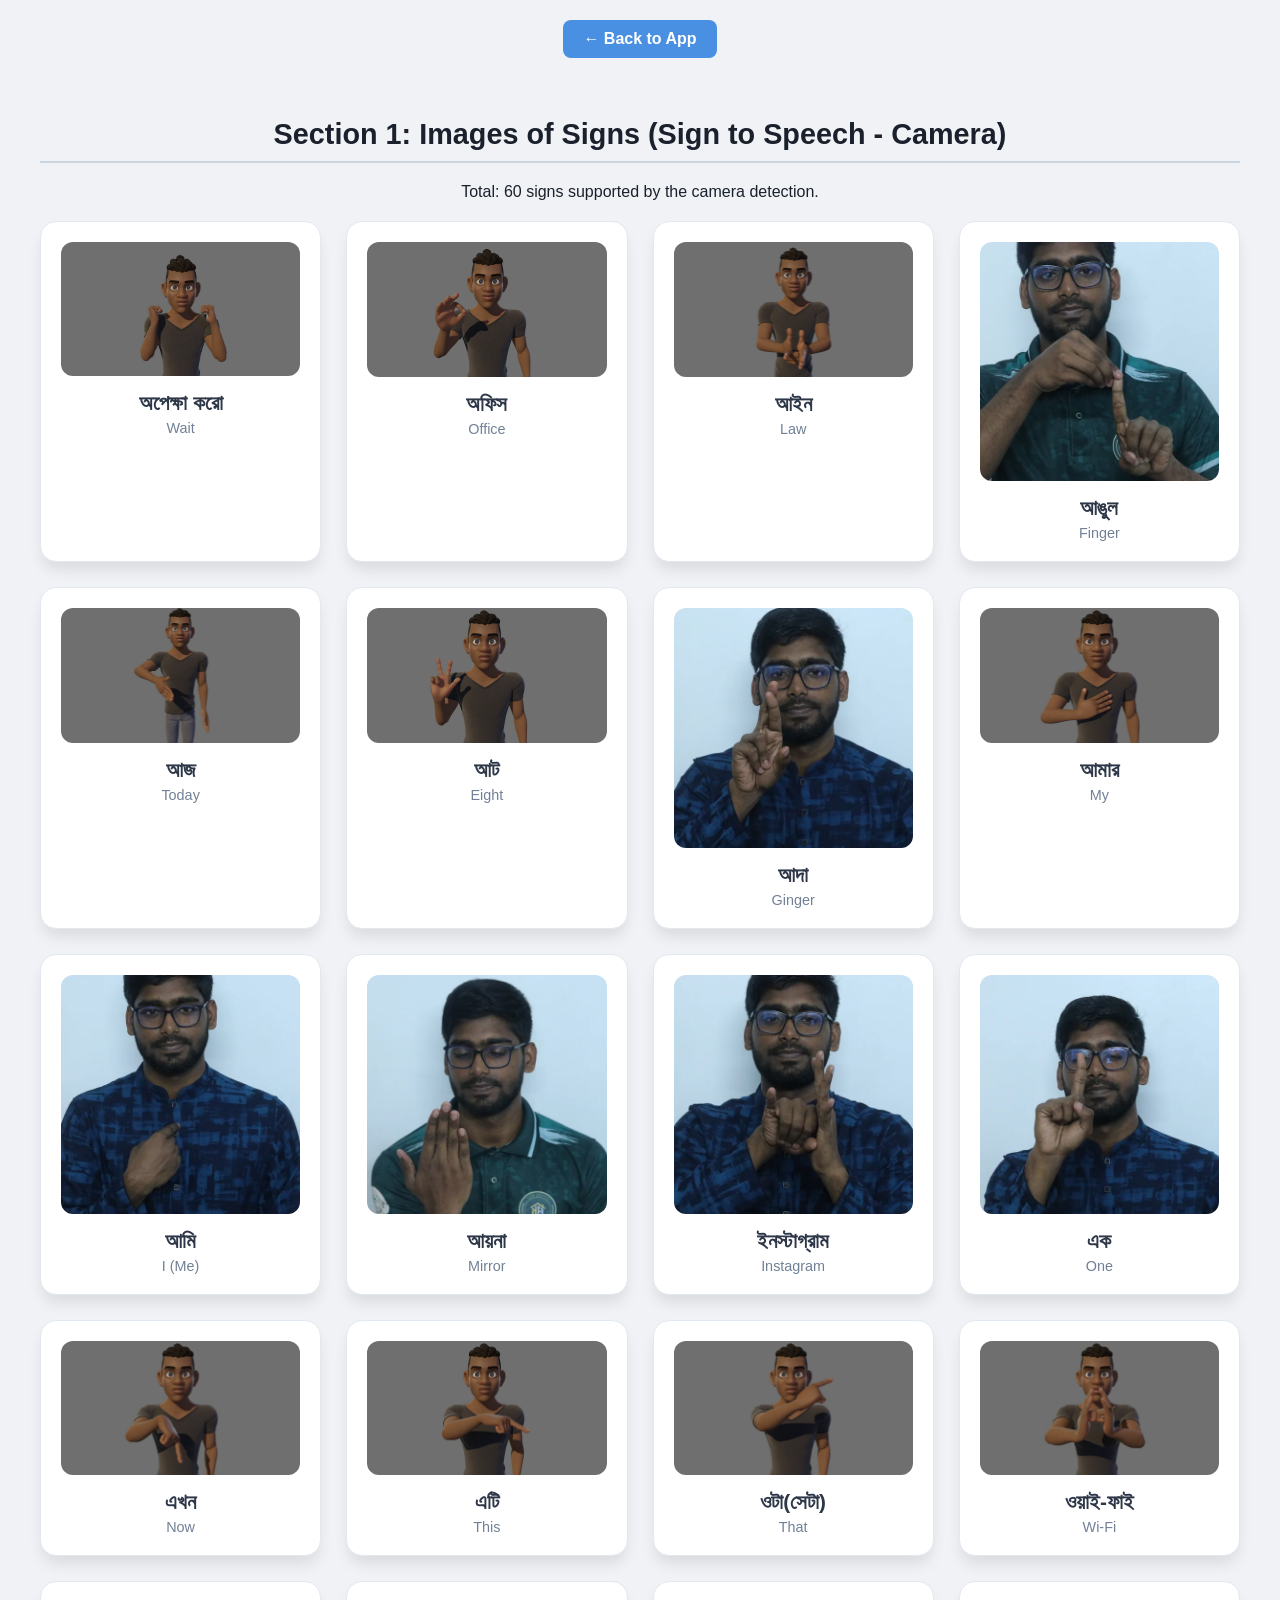
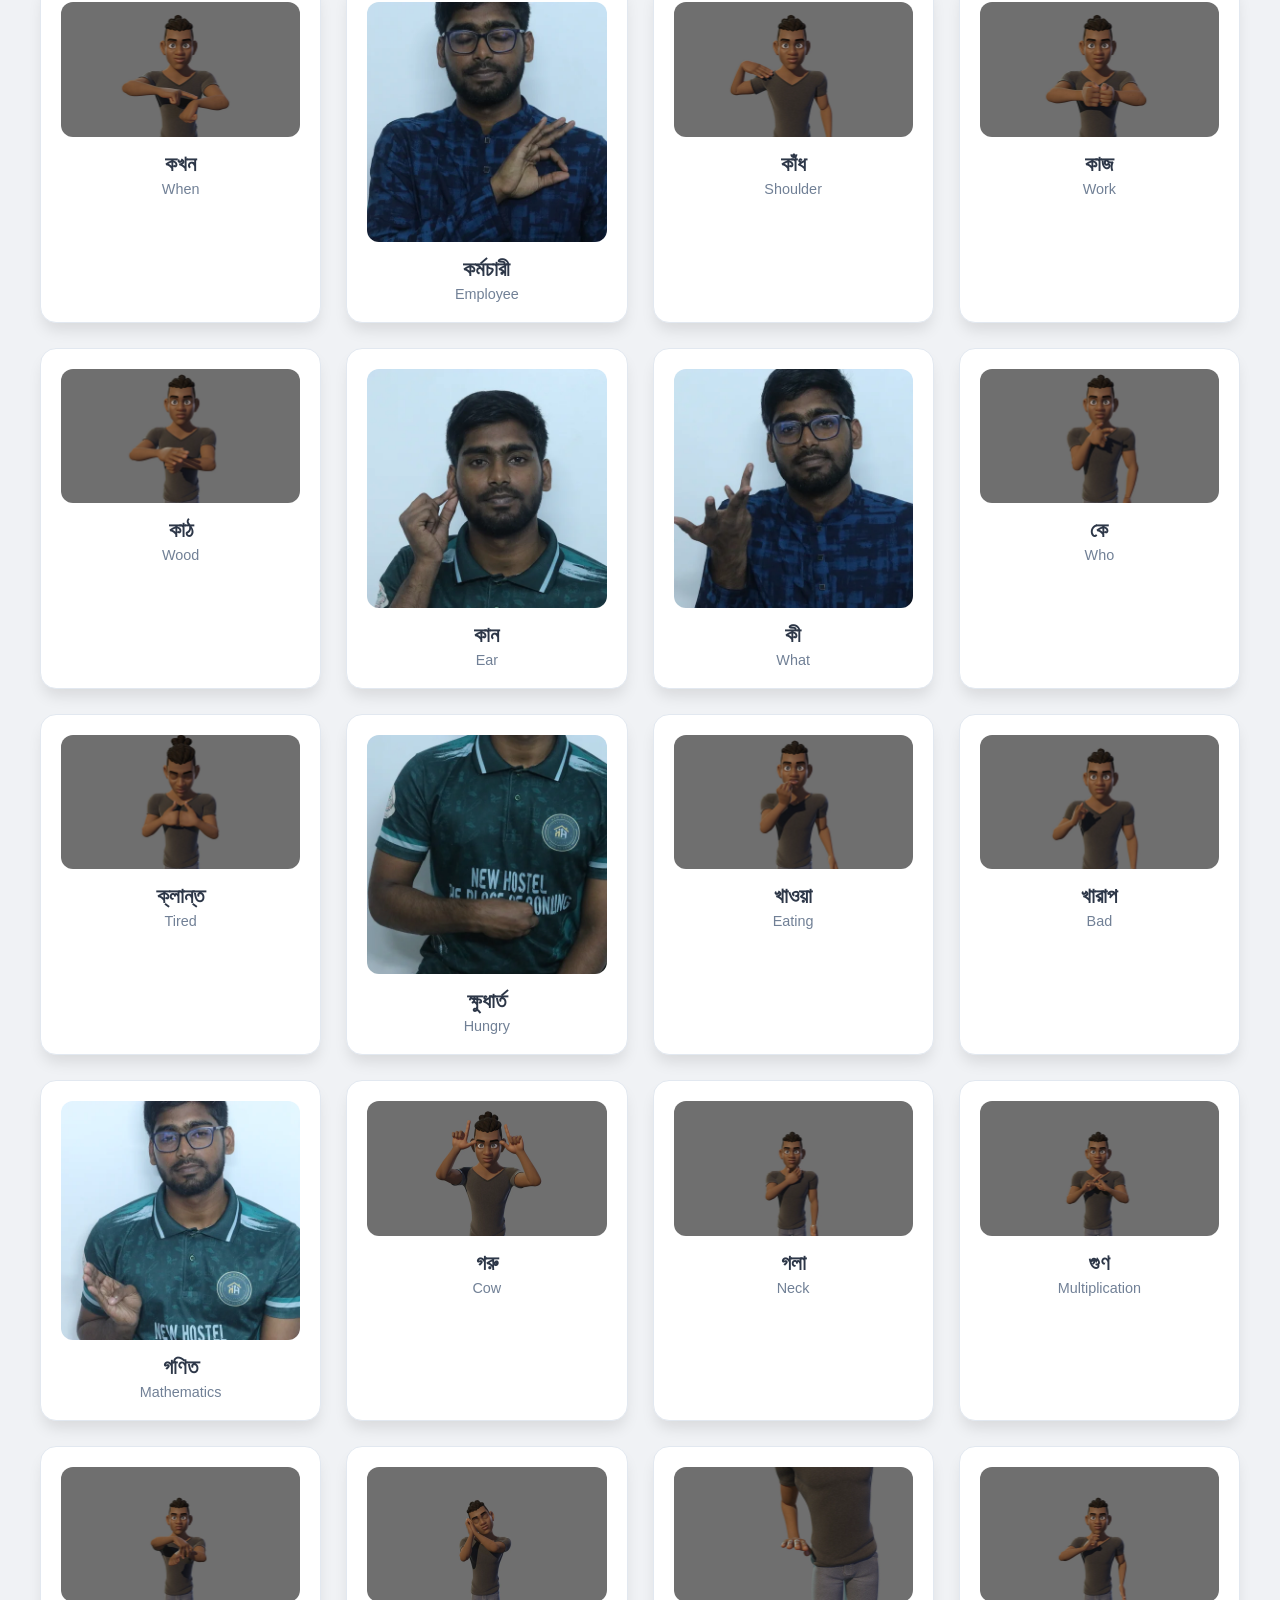
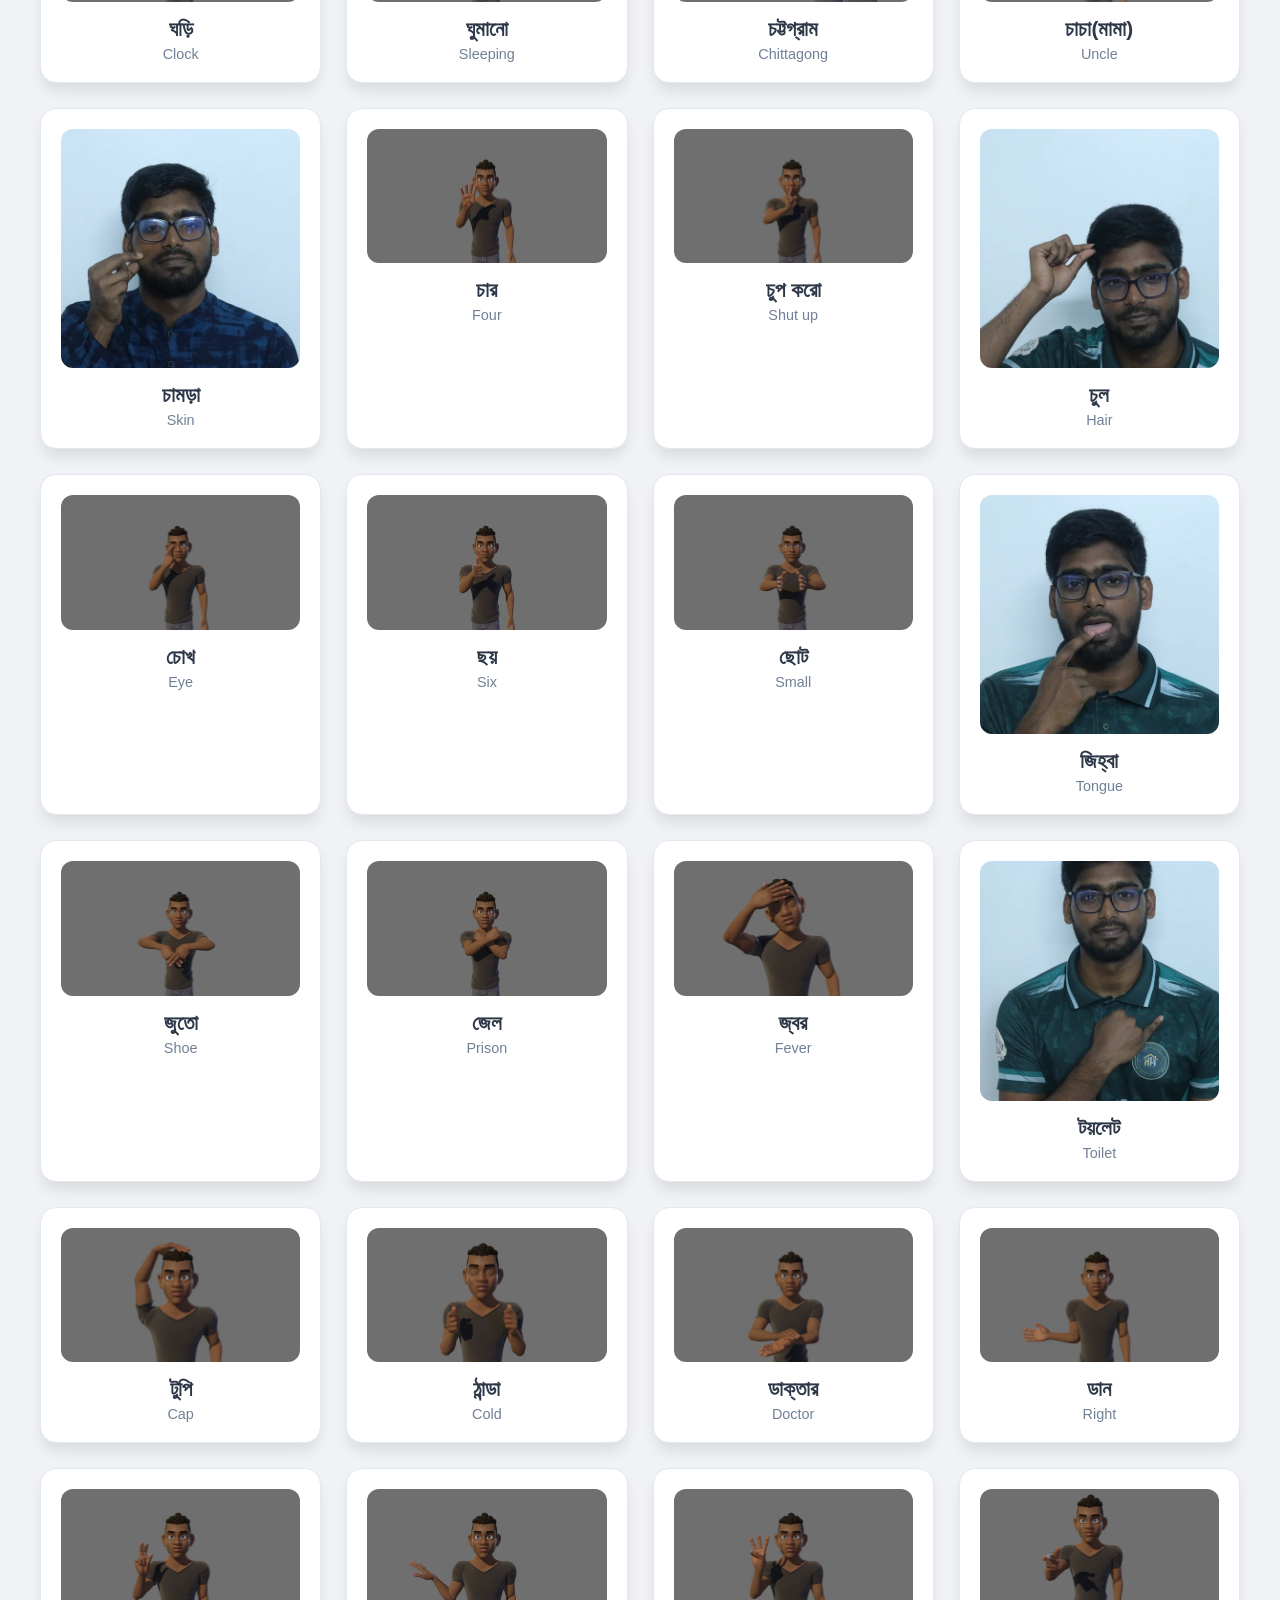
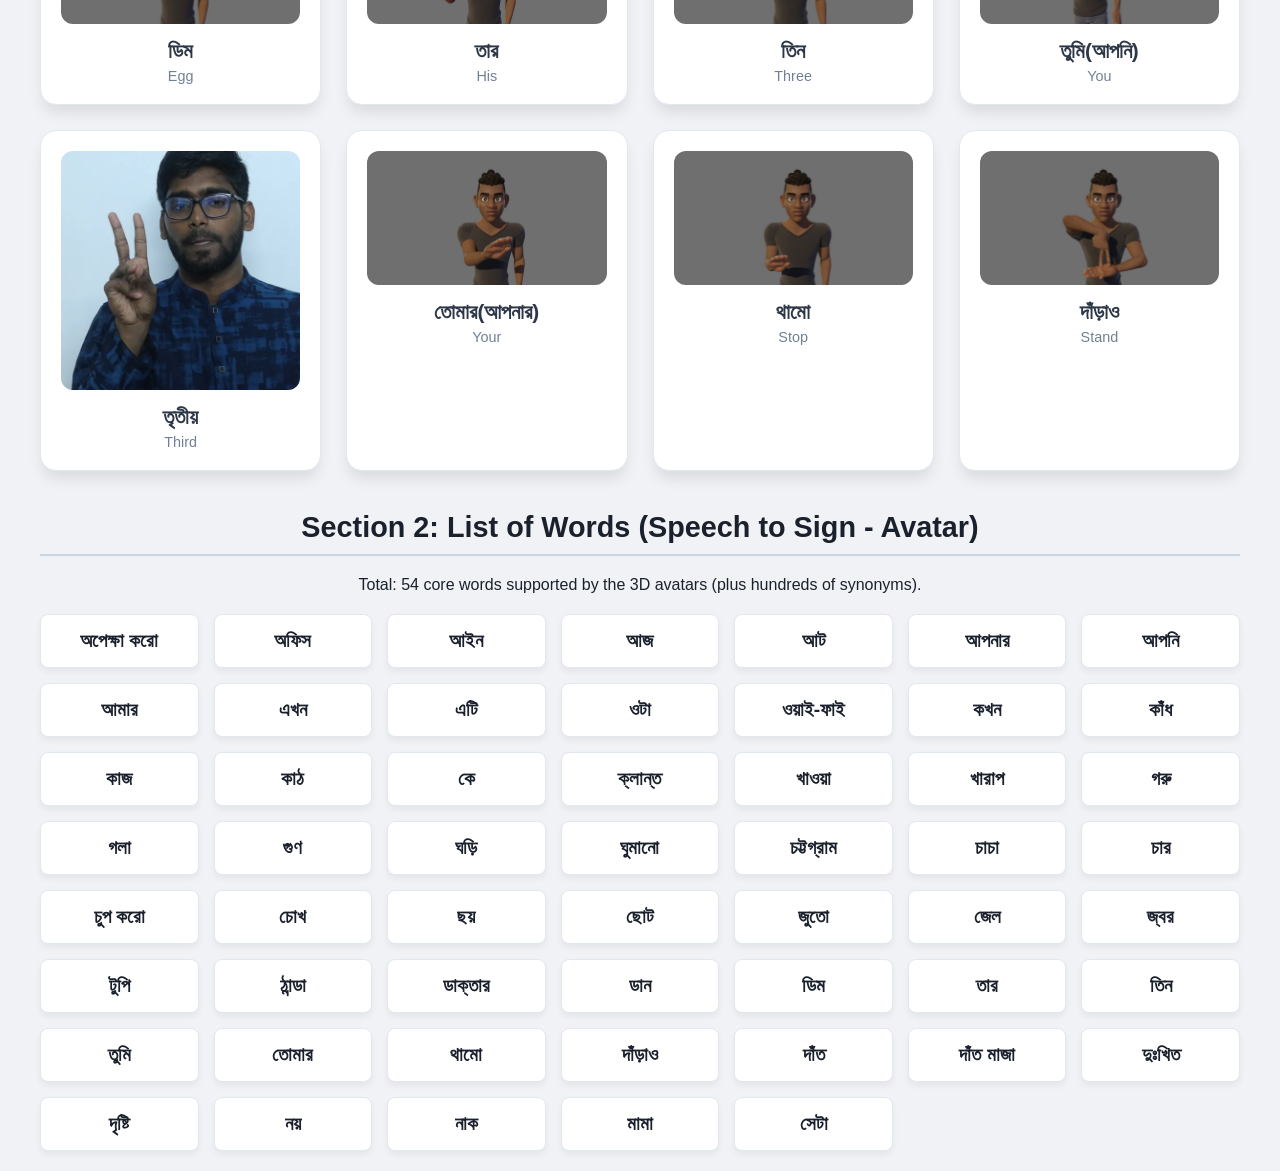
<file: dictionary.html>
<!DOCTYPE html>
<html lang="bn">
<head>
    <meta charset="UTF-8">
    <meta name="viewport" content="width=device-width, initial-scale=1.0">
    <title>Supported Signs and Words</title>
    <style>
        body { font-family: 'Segoe UI', Tahoma, Geneva, Verdana, sans-serif; background: #f0f2f5; margin: 0; padding: 20px; text-align: center; color: #1a202c; }
        .container { max-width: 1200px; margin: auto; }
        .back-btn { display: inline-block; margin-bottom: 20px; padding: 10px 20px; background: #4a90e2; color: white; text-decoration: none; border-radius: 8px; font-weight: bold; }
        
        .section-title { font-size: 1.8em; margin: 40px 0 20px; border-bottom: 2px solid #cbd5e0; padding-bottom: 10px; }
        
        /* Section 1: Images Grid */
        .grid { display: grid; grid-template-columns: repeat(auto-fill, minmax(280px, 1fr)); gap: 25px; margin-top: 20px; }
        .card { background: white; border-radius: 16px; padding: 20px; box-shadow: 0 10px 15px -3px rgba(0,0,0,0.1); border: 1px solid #e2e8f0; }
        .card img { width: 100%; max-width: 400px; height: auto; border-radius: 12px; display: block; margin: auto; }
        .card p { margin: 15px 0 0; font-size: 1.3em; font-weight: 700; color: #2d3748; }
        .card .eng { font-size: 0.9em; color: #718096; font-weight: normal; margin-top: 5px; }

        /* Section 2: Words List Grid */
        .words-grid { display: grid; grid-template-columns: repeat(auto-fill, minmax(150px, 1fr)); gap: 15px; margin-top: 20px; }
        .word-card { background: white; border-radius: 8px; padding: 15px; font-size: 1.2em; font-weight: bold; box-shadow: 0 4px 6px rgba(0,0,0,0.05); border: 1px solid #e2e8f0; }
    </style>
</head>
<body>
    <div class="container">
        <a href="index.html" class="back-btn">← Back to App</a>
        
        <h2 class="section-title">Section 1: Images of Signs (Sign to Speech - Camera)</h2>
        <p>Total: 60 signs supported by the camera detection.</p>
        <div class="grid">

            <div class="card">
                <img src="avatars/অপেক্ষা করো_Wait.webp" alt="অপেক্ষা করো" width="400" height="400" loading="lazy">
                <p>অপেক্ষা করো</p>
                <div class="eng">Wait</div>
            </div>
            <div class="card">
                <img src="avatars/অফিস_Office.webp" alt="অফিস" width="400" height="400" loading="lazy">
                <p>অফিস</p>
                <div class="eng">Office</div>
            </div>
            <div class="card">
                <img src="avatars/আইন_Law.webp" alt="আইন" width="400" height="400" loading="lazy">
                <p>আইন</p>
                <div class="eng">Law</div>
            </div>
            <div class="card">
                <img src="avatars/আঙুল_Finger.webp" alt="আঙুল" width="400" height="400" loading="lazy">
                <p>আঙুল</p>
                <div class="eng">Finger</div>
            </div>
            <div class="card">
                <img src="avatars/আজ_Today.webp" alt="আজ" width="400" height="400" loading="lazy">
                <p>আজ</p>
                <div class="eng">Today</div>
            </div>
            <div class="card">
                <img src="avatars/আট_Eight.webp" alt="আট" width="400" height="400" loading="lazy">
                <p>আট</p>
                <div class="eng">Eight</div>
            </div>
            <div class="card">
                <img src="avatars/আদা_Ginger.webp" alt="আদা" width="400" height="400" loading="lazy">
                <p>আদা</p>
                <div class="eng">Ginger</div>
            </div>
            <div class="card">
                <img src="avatars/আমার_My.webp" alt="আমার" width="400" height="400" loading="lazy">
                <p>আমার</p>
                <div class="eng">My</div>
            </div>
            <div class="card">
                <img src="avatars/আমি_I (Me).webp" alt="আমি" width="400" height="400" loading="lazy">
                <p>আমি</p>
                <div class="eng">I (Me)</div>
            </div>
            <div class="card">
                <img src="avatars/আয়না_Mirror.webp" alt="আয়না" width="400" height="400" loading="lazy">
                <p>আয়না</p>
                <div class="eng">Mirror</div>
            </div>
            <div class="card">
                <img src="avatars/ইনস্টাগ্রাম_Instagram.webp" alt="ইনস্টাগ্রাম" width="400" height="400" loading="lazy">
                <p>ইনস্টাগ্রাম</p>
                <div class="eng">Instagram</div>
            </div>
            <div class="card">
                <img src="avatars/এক_One.webp" alt="এক" width="400" height="400" loading="lazy">
                <p>এক</p>
                <div class="eng">One</div>
            </div>
            <div class="card">
                <img src="avatars/এখন_Now.webp" alt="এখন" width="400" height="400" loading="lazy">
                <p>এখন</p>
                <div class="eng">Now</div>
            </div>
            <div class="card">
                <img src="avatars/এটি_This.webp" alt="এটি" width="400" height="400" loading="lazy">
                <p>এটি</p>
                <div class="eng">This</div>
            </div>
            <div class="card">
                <img src="avatars/ওটা(সেটা)_That.webp" alt="ওটা(সেটা)" width="400" height="400" loading="lazy">
                <p>ওটা(সেটা)</p>
                <div class="eng">That</div>
            </div>
            <div class="card">
                <img src="avatars/ওয়াই-ফাই_Wi-Fi.webp" alt="ওয়াই-ফাই" width="400" height="400" loading="lazy">
                <p>ওয়াই-ফাই</p>
                <div class="eng">Wi-Fi</div>
            </div>
            <div class="card">
                <img src="avatars/কখন_When.webp" alt="কখন" width="400" height="400" loading="lazy">
                <p>কখন</p>
                <div class="eng">When</div>
            </div>
            <div class="card">
                <img src="avatars/কর্মচারী_Employee.webp" alt="কর্মচারী" width="400" height="400" loading="lazy">
                <p>কর্মচারী</p>
                <div class="eng">Employee</div>
            </div>
            <div class="card">
                <img src="avatars/কাঁধ_Shoulder.webp" alt="কাঁধ" width="400" height="400" loading="lazy">
                <p>কাঁধ</p>
                <div class="eng">Shoulder</div>
            </div>
            <div class="card">
                <img src="avatars/কাজ_Work.webp" alt="কাজ" width="400" height="400" loading="lazy">
                <p>কাজ</p>
                <div class="eng">Work</div>
            </div>
            <div class="card">
                <img src="avatars/কাঠ_Wood.webp" alt="কাঠ" width="400" height="400" loading="lazy">
                <p>কাঠ</p>
                <div class="eng">Wood</div>
            </div>
            <div class="card">
                <img src="avatars/কান_Ear.webp" alt="কান" width="400" height="400" loading="lazy">
                <p>কান</p>
                <div class="eng">Ear</div>
            </div>
            <div class="card">
                <img src="avatars/কী_What.webp" alt="কী" width="400" height="400" loading="lazy">
                <p>কী</p>
                <div class="eng">What</div>
            </div>
            <div class="card">
                <img src="avatars/কে_Who.webp" alt="কে" width="400" height="400" loading="lazy">
                <p>কে</p>
                <div class="eng">Who</div>
            </div>
            <div class="card">
                <img src="avatars/ক্লান্ত_Tired.webp" alt="ক্লান্ত" width="400" height="400" loading="lazy">
                <p>ক্লান্ত</p>
                <div class="eng">Tired</div>
            </div>
            <div class="card">
                <img src="avatars/ক্ষুধার্ত_Hungry.webp" alt="ক্ষুধার্ত" width="400" height="400" loading="lazy">
                <p>ক্ষুধার্ত</p>
                <div class="eng">Hungry</div>
            </div>
            <div class="card">
                <img src="avatars/খাওয়া_Eating.webp" alt="খাওয়া" width="400" height="400" loading="lazy">
                <p>খাওয়া</p>
                <div class="eng">Eating</div>
            </div>
            <div class="card">
                <img src="avatars/খারাপ_Bad.webp" alt="খারাপ" width="400" height="400" loading="lazy">
                <p>খারাপ</p>
                <div class="eng">Bad</div>
            </div>
            <div class="card">
                <img src="avatars/গণিত_Mathematics.webp" alt="গণিত" width="400" height="400" loading="lazy">
                <p>গণিত</p>
                <div class="eng">Mathematics</div>
            </div>
            <div class="card">
                <img src="avatars/গরু_Cow.webp" alt="গরু" width="400" height="400" loading="lazy">
                <p>গরু</p>
                <div class="eng">Cow</div>
            </div>
            <div class="card">
                <img src="avatars/গলা_Neck.webp" alt="গলা" width="400" height="400" loading="lazy">
                <p>গলা</p>
                <div class="eng">Neck</div>
            </div>
            <div class="card">
                <img src="avatars/গুণ_Multiplication.webp" alt="গুণ" width="400" height="400" loading="lazy">
                <p>গুণ</p>
                <div class="eng">Multiplication</div>
            </div>
            <div class="card">
                <img src="avatars/ঘড়ি_Clock.webp" alt="ঘড়ি" width="400" height="400" loading="lazy">
                <p>ঘড়ি</p>
                <div class="eng">Clock</div>
            </div>
            <div class="card">
                <img src="avatars/ঘুমানো_Sleeping.webp" alt="ঘুমানো" width="400" height="400" loading="lazy">
                <p>ঘুমানো</p>
                <div class="eng">Sleeping</div>
            </div>
            <div class="card">
                <img src="avatars/চট্টগ্রাম_Chittagong.webp" alt="চট্টগ্রাম" width="400" height="400" loading="lazy">
                <p>চট্টগ্রাম</p>
                <div class="eng">Chittagong</div>
            </div>
            <div class="card">
                <img src="avatars/চাচা(মামা)_Uncle.webp" alt="চাচা(মামা)" width="400" height="400" loading="lazy">
                <p>চাচা(মামা)</p>
                <div class="eng">Uncle</div>
            </div>
            <div class="card">
                <img src="avatars/চামড়া_Skin.webp" alt="চামড়া" width="400" height="400" loading="lazy">
                <p>চামড়া</p>
                <div class="eng">Skin</div>
            </div>
            <div class="card">
                <img src="avatars/চার_Four.webp" alt="চার" width="400" height="400" loading="lazy">
                <p>চার</p>
                <div class="eng">Four</div>
            </div>
            <div class="card">
                <img src="avatars/চুপ করো_Shut up.webp" alt="চুপ করো" width="400" height="400" loading="lazy">
                <p>চুপ করো</p>
                <div class="eng">Shut up</div>
            </div>
            <div class="card">
                <img src="avatars/চুল_Hair.webp" alt="চুল" width="400" height="400" loading="lazy">
                <p>চুল</p>
                <div class="eng">Hair</div>
            </div>
            <div class="card">
                <img src="avatars/চোখ_Eye.webp" alt="চোখ" width="400" height="400" loading="lazy">
                <p>চোখ</p>
                <div class="eng">Eye</div>
            </div>
            <div class="card">
                <img src="avatars/ছয়_Six.webp" alt="ছয়" width="400" height="400" loading="lazy">
                <p>ছয়</p>
                <div class="eng">Six</div>
            </div>
            <div class="card">
                <img src="avatars/ছোট_Small.webp" alt="ছোট" width="400" height="400" loading="lazy">
                <p>ছোট</p>
                <div class="eng">Small</div>
            </div>
            <div class="card">
                <img src="avatars/জিহ্বা_Tongue.webp" alt="জিহ্বা" width="400" height="400" loading="lazy">
                <p>জিহ্বা</p>
                <div class="eng">Tongue</div>
            </div>
            <div class="card">
                <img src="avatars/জুতো_Shoe.webp" alt="জুতো" width="400" height="400" loading="lazy">
                <p>জুতো</p>
                <div class="eng">Shoe</div>
            </div>
            <div class="card">
                <img src="avatars/জেল_Prison.webp" alt="জেল" width="400" height="400" loading="lazy">
                <p>জেল</p>
                <div class="eng">Prison</div>
            </div>
            <div class="card">
                <img src="avatars/জ্বর_Fever.webp" alt="জ্বর" width="400" height="400" loading="lazy">
                <p>জ্বর</p>
                <div class="eng">Fever</div>
            </div>
            <div class="card">
                <img src="avatars/টয়লেট_Toilet.webp" alt="টয়লেট" width="400" height="400" loading="lazy">
                <p>টয়লেট</p>
                <div class="eng">Toilet</div>
            </div>
            <div class="card">
                <img src="avatars/টুপি_Cap.webp" alt="টুপি" width="400" height="400" loading="lazy">
                <p>টুপি</p>
                <div class="eng">Cap</div>
            </div>
            <div class="card">
                <img src="avatars/ঠান্ডা_Cold.webp" alt="ঠান্ডা" width="400" height="400" loading="lazy">
                <p>ঠান্ডা</p>
                <div class="eng">Cold</div>
            </div>
            <div class="card">
                <img src="avatars/ডাক্তার_Doctor.webp" alt="ডাক্তার" width="400" height="400" loading="lazy">
                <p>ডাক্তার</p>
                <div class="eng">Doctor</div>
            </div>
            <div class="card">
                <img src="avatars/ডান_Right.webp" alt="ডান" width="400" height="400" loading="lazy">
                <p>ডান</p>
                <div class="eng">Right</div>
            </div>
            <div class="card">
                <img src="avatars/ডিম_Egg.webp" alt="ডিম" width="400" height="400" loading="lazy">
                <p>ডিম</p>
                <div class="eng">Egg</div>
            </div>
            <div class="card">
                <img src="avatars/তার_His.webp" alt="তার" width="400" height="400" loading="lazy">
                <p>তার</p>
                <div class="eng">His</div>
            </div>
            <div class="card">
                <img src="avatars/তিন_Three.webp" alt="তিন" width="400" height="400" loading="lazy">
                <p>তিন</p>
                <div class="eng">Three</div>
            </div>
            <div class="card">
                <img src="avatars/তুমি(আপনি)_You.webp" alt="তুমি(আপনি)" width="400" height="400" loading="lazy">
                <p>তুমি(আপনি)</p>
                <div class="eng">You</div>
            </div>
            <div class="card">
                <img src="avatars/তৃতীয়_Third.webp" alt="তৃতীয়" width="400" height="400" loading="lazy">
                <p>তৃতীয়</p>
                <div class="eng">Third</div>
            </div>
            <div class="card">
                <img src="avatars/তোমার(আপনার)_Your.webp" alt="তোমার(আপনার)" width="400" height="400" loading="lazy">
                <p>তোমার(আপনার)</p>
                <div class="eng">Your</div>
            </div>
            <div class="card">
                <img src="avatars/থামো_Stop.webp" alt="থামো" width="400" height="400" loading="lazy">
                <p>থামো</p>
                <div class="eng">Stop</div>
            </div>
            <div class="card">
                <img src="avatars/দাঁড়াও_Stand.webp" alt="দাঁড়াও" width="400" height="400" loading="lazy">
                <p>দাঁড়াও</p>
                <div class="eng">Stand</div>
            </div>
        </div>

        <h2 class="section-title">Section 2: List of Words (Speech to Sign - Avatar)</h2>
        <p>Total: 54 core words supported by the 3D avatars (plus hundreds of synonyms).</p>
        <div class="words-grid">

            <div class="word-card">অপেক্ষা করো</div>
            <div class="word-card">অফিস</div>
            <div class="word-card">আইন</div>
            <div class="word-card">আজ</div>
            <div class="word-card">আট</div>
            <div class="word-card">আপনার</div>
            <div class="word-card">আপনি</div>
            <div class="word-card">আমার</div>
            <div class="word-card">এখন</div>
            <div class="word-card">এটি</div>
            <div class="word-card">ওটা</div>
            <div class="word-card">ওয়াই-ফাই</div>
            <div class="word-card">কখন</div>
            <div class="word-card">কাঁধ</div>
            <div class="word-card">কাজ</div>
            <div class="word-card">কাঠ</div>
            <div class="word-card">কে</div>
            <div class="word-card">ক্লান্ত</div>
            <div class="word-card">খাওয়া</div>
            <div class="word-card">খারাপ</div>
            <div class="word-card">গরু</div>
            <div class="word-card">গলা</div>
            <div class="word-card">গুণ</div>
            <div class="word-card">ঘড়ি</div>
            <div class="word-card">ঘুমানো</div>
            <div class="word-card">চট্টগ্রাম</div>
            <div class="word-card">চাচা</div>
            <div class="word-card">চার</div>
            <div class="word-card">চুপ করো</div>
            <div class="word-card">চোখ</div>
            <div class="word-card">ছয়</div>
            <div class="word-card">ছোট</div>
            <div class="word-card">জুতো</div>
            <div class="word-card">জেল</div>
            <div class="word-card">জ্বর</div>
            <div class="word-card">টুপি</div>
            <div class="word-card">ঠান্ডা</div>
            <div class="word-card">ডাক্তার</div>
            <div class="word-card">ডান</div>
            <div class="word-card">ডিম</div>
            <div class="word-card">তার</div>
            <div class="word-card">তিন</div>
            <div class="word-card">তুমি</div>
            <div class="word-card">তোমার</div>
            <div class="word-card">থামো</div>
            <div class="word-card">দাঁড়াও</div>
            <div class="word-card">দাঁত</div>
            <div class="word-card">দাঁত মাজা</div>
            <div class="word-card">দুঃখিত</div>
            <div class="word-card">দৃষ্টি</div>
            <div class="word-card">নয়</div>
            <div class="word-card">নাক</div>
            <div class="word-card">মামা</div>
            <div class="word-card">সেটা</div>
        </div>
    </div>
</body>
</html>
</file>
